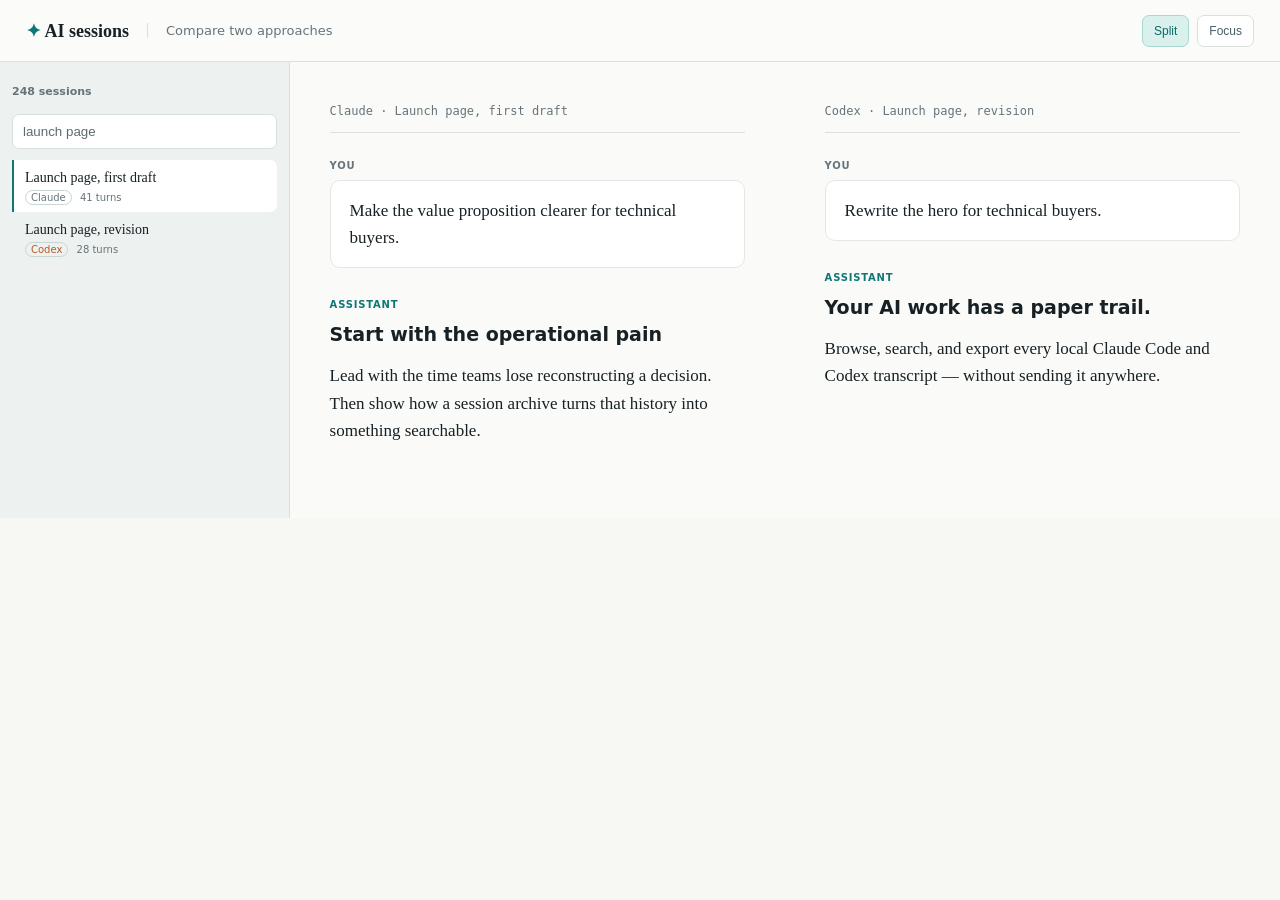
<file: demo/compare.html>
<!doctype html><title>Compare demo</title><link rel="stylesheet" href="style.css"><div class="bar"><div class="brand"><i>✦</i> AI sessions</div><div class="crumb">Compare two approaches</div><div class="actions"><button class="button on">Split</button><button class="button">Focus</button></div></div><div class="two"><aside class="library"><b class="tiny">248 sessions</b><input class="filter" value="launch page"><div class="session active"><h4>Launch page, first draft</h4><div class="pills"><span class="pill">Claude</span> 41 turns</div></div><div class="session"><h4>Launch page, revision</h4><div class="pills"><span class="pill codex">Codex</span> 28 turns</div></div></aside><main class="reader"><div class="compare-title">Claude · Launch page, first draft</div><div class="turn"><div class="who">You</div><div class="bubble">Make the value proposition clearer for technical buyers.</div></div><div class="turn"><div class="who assistant">Assistant</div><div class="reply"><h2>Start with the operational pain</h2><p>Lead with the time teams lose reconstructing a decision. Then show how a session archive turns that history into something searchable.</p></div></div></main><main class="reader"><div class="compare-title">Codex · Launch page, revision</div><div class="turn"><div class="who">You</div><div class="bubble">Rewrite the hero for technical buyers.</div></div><div class="turn"><div class="who assistant">Assistant</div><div class="reply"><h2>Your AI work has a paper trail.</h2><p>Browse, search, and export every local Claude Code and Codex transcript — without sending it anywhere.</p></div></div></main></div>
</file>
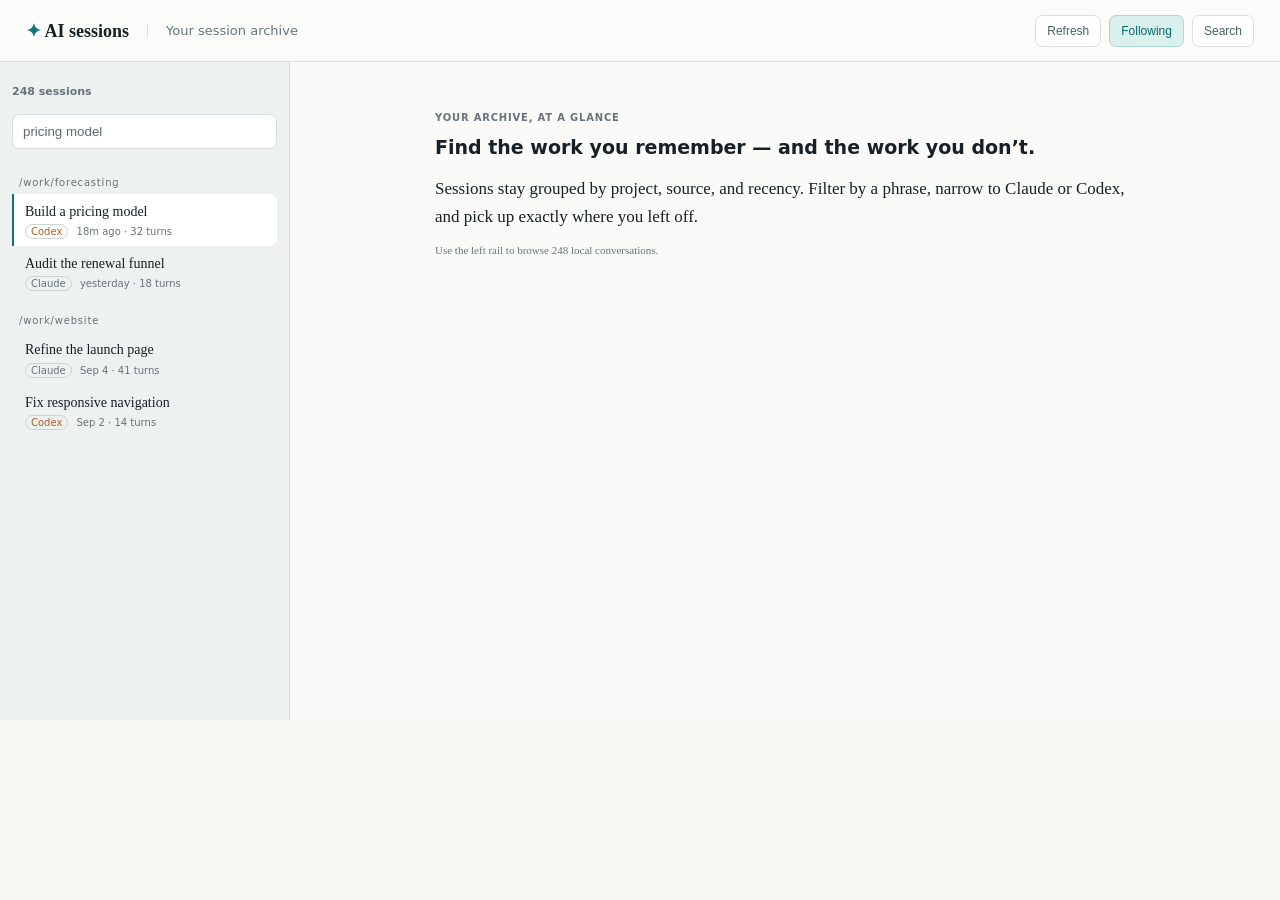
<file: demo/library.html>
<!doctype html><title>Session library demo</title><link rel="stylesheet" href="style.css"><div class="bar"><div class="brand"><i>✦</i> AI sessions</div><div class="crumb">Your session archive</div><div class="actions"><button class="button">Refresh</button><button class="button on">Following</button><button class="button">Search</button></div></div><div class="shell"><aside class="library"><b class="tiny">248 sessions</b><input class="filter" value="pricing model"><div class="project">/work/forecasting</div><div class="session active"><h4>Build a pricing model</h4><div class="pills"><span class="pill codex">Codex</span> 18m ago · 32 turns</div></div><div class="session"><h4>Audit the renewal funnel</h4><div class="pills"><span class="pill">Claude</span> yesterday · 18 turns</div></div><div class="project">/work/website</div><div class="session"><h4>Refine the launch page</h4><div class="pills"><span class="pill">Claude</span> Sep 4 · 41 turns</div></div><div class="session"><h4>Fix responsive navigation</h4><div class="pills"><span class="pill codex">Codex</span> Sep 2 · 14 turns</div></div></aside><main class="reader"><div class="turn"><div class="who">Your archive, at a glance</div><div class="reply"><h2>Find the work you remember — and the work you don’t.</h2><p>Sessions stay grouped by project, source, and recency. Filter by a phrase, narrow to Claude or Codex, and pick up exactly where you left off.</p><p class="tiny">Use the left rail to browse 248 local conversations.</p></div></div></main></div>
</file>
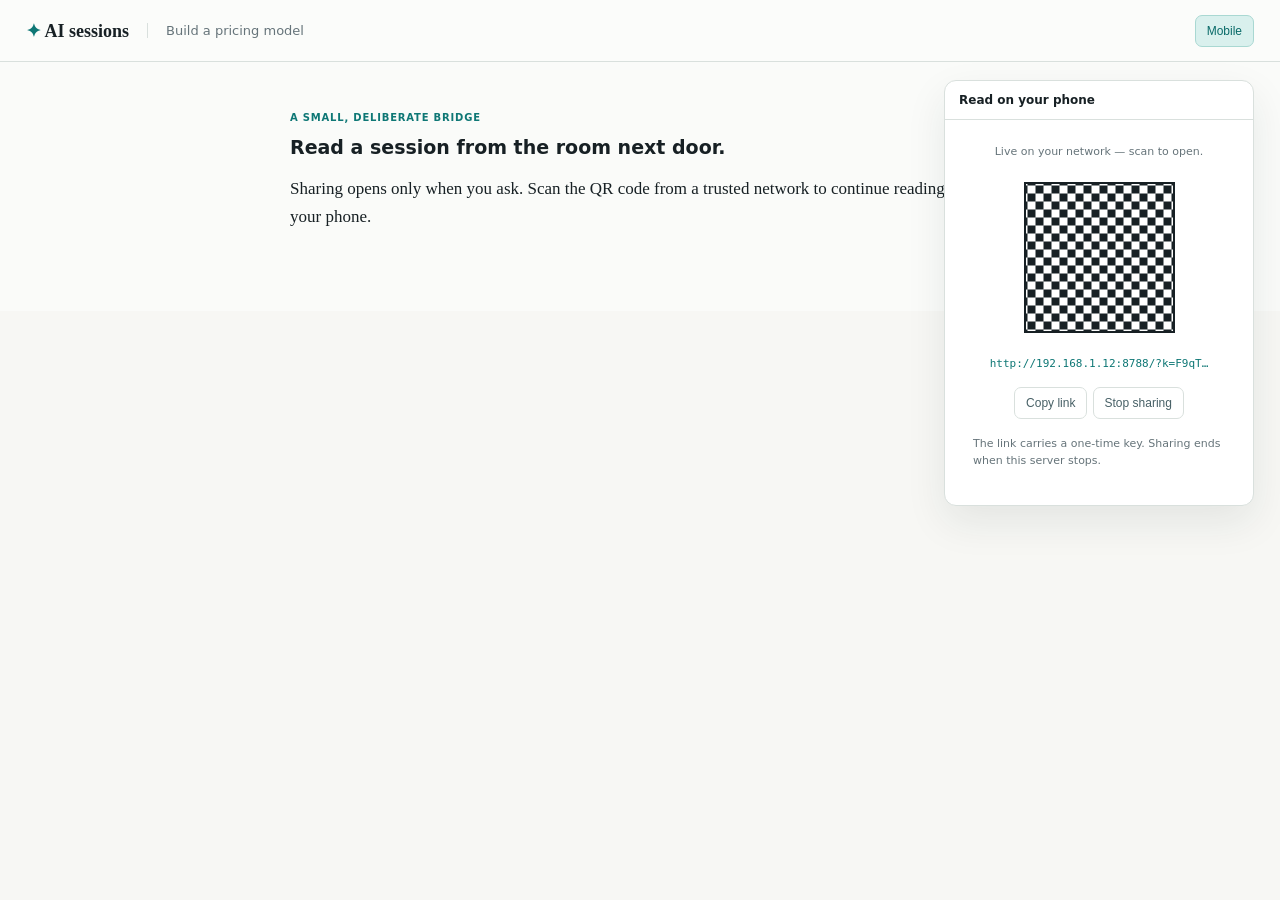
<file: demo/mobile.html>
<!doctype html><title>Mobile sharing demo</title><link rel="stylesheet" href="style.css"><div class="bar"><div class="brand"><i>✦</i> AI sessions</div><div class="crumb">Build a pricing model</div><div class="actions"><button class="button on">Mobile</button></div></div><main class="reader"><div class="turn"><div class="who assistant">A small, deliberate bridge</div><div class="reply"><h2>Read a session from the room next door.</h2><p>Sharing opens only when you ask. Scan the QR code from a trusted network to continue reading on your phone.</p></div></div></main><section class="panel"><header>Read on your phone</header><div class="share-card"><div class="tiny">Live on your network — scan to open.</div><div class="qr"></div><div class="url">http://192.168.1.12:8788/?k=F9qT…</div><div style="margin-top:17px"><button class="button">Copy link</button> <button class="button">Stop sharing</button></div><p class="tiny" style="text-align:left;line-height:1.5;margin-top:17px">The link carries a one-time key. Sharing ends when this server stops.</p></div></section>
</file>
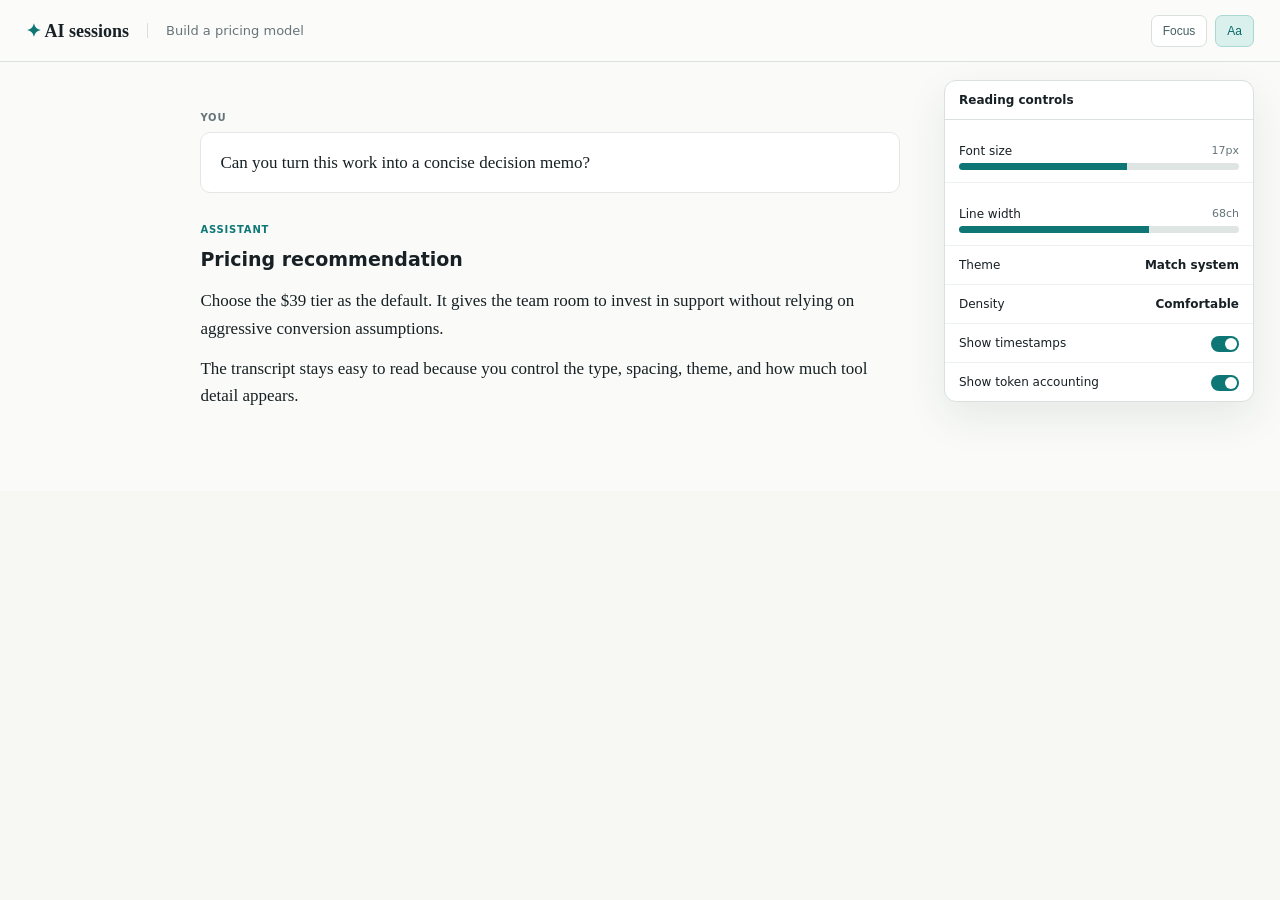
<file: demo/reading-controls.html>
<!doctype html><title>Reading controls demo</title><link rel="stylesheet" href="style.css"><div class="bar"><div class="brand"><i>✦</i> AI sessions</div><div class="crumb">Build a pricing model</div><div class="actions"><button class="button">Focus</button><button class="button on">Aa</button></div></div><main class="reader narrow"><div class="turn"><div class="who">You</div><div class="bubble">Can you turn this work into a concise decision memo?</div></div><div class="turn"><div class="who assistant">Assistant</div><div class="reply"><h2>Pricing recommendation</h2><p>Choose the $39 tier as the default. It gives the team room to invest in support without relying on aggressive conversion assumptions.</p><p>The transcript stays easy to read because you control the type, spacing, theme, and how much tool detail appears.</p></div></div></main><section class="panel control"><header>Reading controls</header><div class="row"><label>Font size <span class="tiny" style="float:right">17px</span></label><div class="range"></div></div><div class="row"><label>Line width <span class="tiny" style="float:right">68ch</span></label><div class="range" style="background:linear-gradient(90deg,var(--accent) 68%,#dfe5e2 68%)"></div></div><div class="row">Theme <b style="float:right">Match system</b></div><div class="row">Density <b style="float:right">Comfortable</b></div><div class="row">Show timestamps <span class="toggle"></span></div><div class="row">Show token accounting <span class="toggle"></span></div></section>
</file>
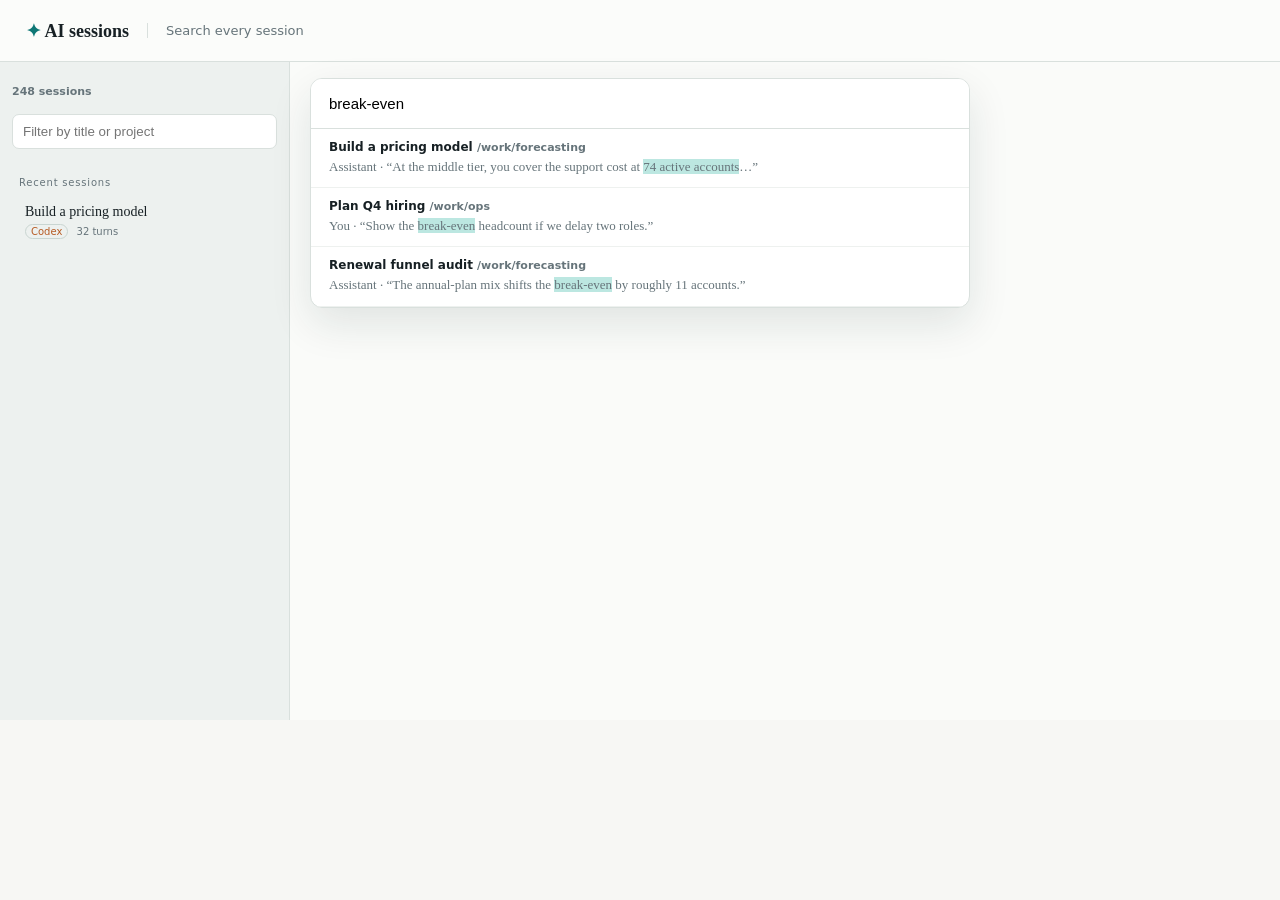
<file: demo/search.html>
<!doctype html><title>Search demo</title><link rel="stylesheet" href="style.css"><div class="bar"><div class="brand"><i>✦</i> AI sessions</div><div class="crumb">Search every session</div></div><div class="shell"><aside class="library"><b class="tiny">248 sessions</b><input class="filter" placeholder="Filter by title or project"><div class="project">Recent sessions</div><div class="session"><h4>Build a pricing model</h4><div class="pills"><span class="pill codex">Codex</span> 32 turns</div></div></aside><main class="reader"><div class="reply"><h2>The answer is probably already in your archive.</h2><p>Search reads every local transcript and takes you directly to the matching turn.</p></div></main></div><section class="search"><input value="break-even" autofocus><div class="result"><strong>Build a pricing model <span class="tiny">/work/forecasting</span></strong><p>Assistant · “At the middle tier, you cover the support cost at <span class="mark">74 active accounts</span>…”</p></div><div class="result"><strong>Plan Q4 hiring <span class="tiny">/work/ops</span></strong><p>You · “Show the <span class="mark">break-even</span> headcount if we delay two roles.”</p></div><div class="result"><strong>Renewal funnel audit <span class="tiny">/work/forecasting</span></strong><p>Assistant · “The annual-plan mix shifts the <span class="mark">break-even</span> by roughly 11 accounts.”</p></div></section>
</file>
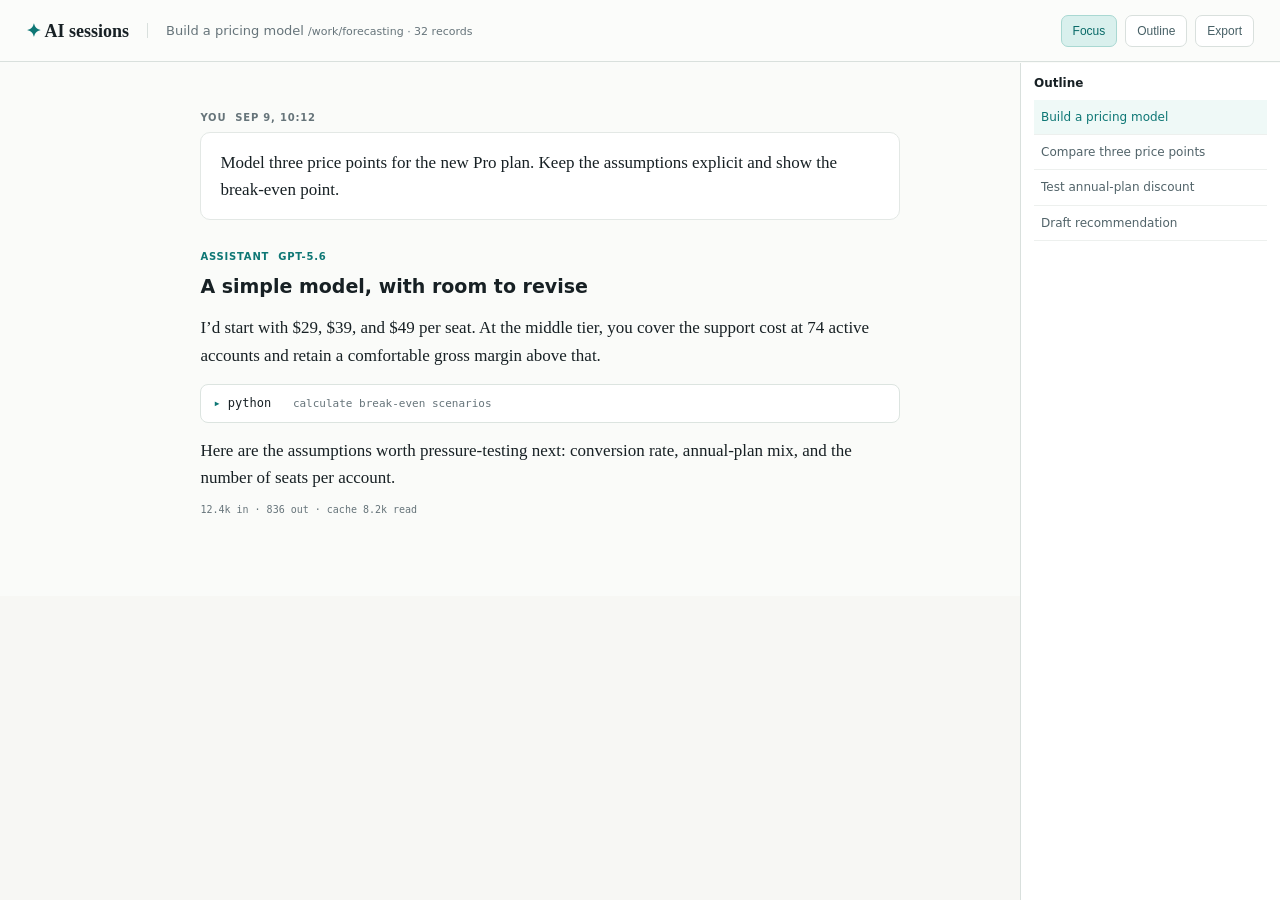
<file: demo/transcript.html>
<!doctype html><title>Transcript demo</title><link rel="stylesheet" href="style.css"><div class="bar"><div class="brand"><i>✦</i> AI sessions</div><div class="crumb">Build a pricing model <span class="tiny">/work/forecasting · 32 records</span></div><div class="actions"><button class="button on">Focus</button><button class="button">Outline</button><button class="button">Export</button></div></div><main class="reader narrow"><div class="turn"><div class="who">You <span>Sep 9, 10:12</span></div><div class="bubble">Model three price points for the new Pro plan. Keep the assumptions explicit and show the break-even point.</div></div><div class="turn"><div class="who assistant">Assistant <span>gpt-5.6</span></div><div class="reply"><h2>A simple model, with room to revise</h2><p>I’d start with $29, $39, and $49 per seat. At the middle tier, you cover the support cost at 74 active accounts and retain a comfortable gross margin above that.</p><div class="tool"><b>▸</b> python &nbsp; <span class="tiny">calculate break-even scenarios</span></div><p>Here are the assumptions worth pressure-testing next: conversion rate, annual-plan mix, and the number of seats per account.</p><div class="token">12.4k in · 836 out · cache 8.2k read</div></div></div></main><aside class="outline"><h3>Outline</h3><div class="outline-item selected">Build a pricing model</div><div class="outline-item">Compare three price points</div><div class="outline-item">Test annual-plan discount</div><div class="outline-item">Draft recommendation</div></aside>
</file>
<file: demo/style.css>
:root{--ink:#172024;--muted:#66747a;--paper:#f7f7f4;--surface:#fff;--line:#d9e0dd;--accent:#0e7775;--teal:#d9f0ed;--orange:#b75c25;--code:#eff3f1;font-family:Inter,ui-sans-serif,system-ui,-apple-system,BlinkMacSystemFont,"Segoe UI",sans-serif;color:var(--ink);background:var(--paper)}*{box-sizing:border-box}body{margin:0;min-width:1100px}.bar{height:62px;padding:0 26px;border-bottom:1px solid var(--line);background:#fbfcfa;display:flex;align-items:center;gap:18px}.brand{font-family:Georgia,serif;font-size:18px;font-weight:bold}.brand i{color:var(--accent);font-style:normal}.crumb{font-size:13px;color:var(--muted);border-left:1px solid var(--line);padding-left:18px}.actions{margin-left:auto;display:flex;gap:8px}.button{font-size:12px;padding:8px 11px;border:1px solid var(--line);border-radius:7px;background:#fff;color:#476066}.button.on{background:var(--teal);border-color:#a9d8d2;color:#096a68}.shell{display:grid;grid-template-columns:290px 1fr;min-height:658px}.library{background:#edf1ef;border-right:1px solid var(--line);padding:18px 12px}.tiny{font-size:11px;color:var(--muted)}.filter{width:100%;margin:15px 0 11px;padding:9px 10px;border:1px solid var(--line);border-radius:7px;background:white;color:#5d6b70}.project{font-size:10px;letter-spacing:.08em;color:var(--muted);margin:17px 7px 6px}.session{padding:9px 11px;border-left:2px solid transparent;border-radius:0 7px 7px 0}.session.active{background:#fff;border-left-color:var(--accent)}.session h4{font:500 14px/1.3 Georgia,serif;margin:0 0 5px}.pills{font-size:10px;color:var(--muted)}.pill{border:1px solid #c9d5d1;border-radius:9px;padding:1px 5px;margin-right:5px}.pill.codex{color:var(--orange)}.reader{padding:50px 8%;background:#fafbf9}.reader.narrow{padding-right:22%}.turn{max-width:700px;margin:0 auto 31px}.who{display:flex;gap:9px;align-items:center;margin-bottom:9px;font-size:10px;text-transform:uppercase;letter-spacing:.08em;color:var(--muted);font-weight:700}.who.assistant{color:var(--accent)}.bubble{background:#fff;border:1px solid #e3e8e5;border-radius:10px;padding:16px 19px;font:17px/1.6 Georgia,serif}.reply{font:17px/1.63 Georgia,serif}.reply h2{font-family:Inter,system-ui,sans-serif;font-size:19px;margin:0 0 12px}.reply p{margin:0 0 12px}.tool{border:1px solid #dce4e0;border-radius:8px;background:#fff;font:12px/1.4 ui-monospace,SFMono-Regular,monospace;margin:14px 0;padding:10px 12px}.tool b{color:var(--accent)}.token{font:10px ui-monospace,monospace;color:var(--muted);margin-top:12px}.panel{position:absolute;right:26px;top:80px;width:310px;background:#fff;border:1px solid var(--line);border-radius:12px;box-shadow:0 16px 40px #16312b16;overflow:hidden}.panel header{font-size:12px;padding:12px 14px;border-bottom:1px solid var(--line);font-weight:700}.panel .row{padding:12px 14px;border-bottom:1px solid #eef1ef;font-size:12px}.panel .row:last-child{border:0}.outline{position:absolute;right:0;top:63px;width:260px;bottom:0;background:#fff;border-left:1px solid var(--line);padding:13px}.outline h3{font-size:12px;margin:0 0 10px}.outline-item{font-size:12px;line-height:1.35;padding:9px 7px;border-bottom:1px solid #edf0ee;color:#516369}.outline-item.selected{color:var(--accent);background:#eff9f7}.two{display:grid;grid-template-columns:290px 1fr 1fr}.two .reader{padding:42px 8%}.compare-title{font:12px/1.3 ui-monospace,monospace;color:var(--muted);border-bottom:1px solid var(--line);padding-bottom:12px;margin-bottom:27px}.search{position:absolute;left:50%;top:78px;transform:translateX(-50%);width:660px;background:#fff;border:1px solid var(--line);border-radius:12px;box-shadow:0 16px 42px #16312b1c;overflow:hidden}.search input{width:100%;font-size:15px;border:0;border-bottom:1px solid var(--line);padding:16px 18px;outline:0}.result{padding:11px 18px;border-bottom:1px solid #eef1ef}.result strong{display:block;font-size:12px}.result p{font:13px/1.4 Georgia,serif;color:var(--muted);margin:4px 0 0}.mark{background:#bce7e1}.share-card{text-align:center;padding:25px 28px}.qr{width:175px;height:175px;margin:12px auto;background:repeating-conic-gradient(#172024 0 25%,#fff 0 50%) 50%/16px 16px;border:12px solid white;box-shadow:inset 0 0 0 2px #172024}.url{font:11px ui-monospace,monospace;color:var(--accent);overflow-wrap:anywhere}.control label{display:block;margin:12px 0 5px;font-size:12px}.range{height:7px;border-radius:6px;background:linear-gradient(90deg,var(--accent) 60%,#dfe5e2 60%)}.toggle{float:right;width:28px;height:16px;border-radius:12px;background:var(--accent)}.toggle:after{content:"";display:block;width:12px;height:12px;border-radius:50%;margin:2px 2px 2px 14px;background:white}
</file>
